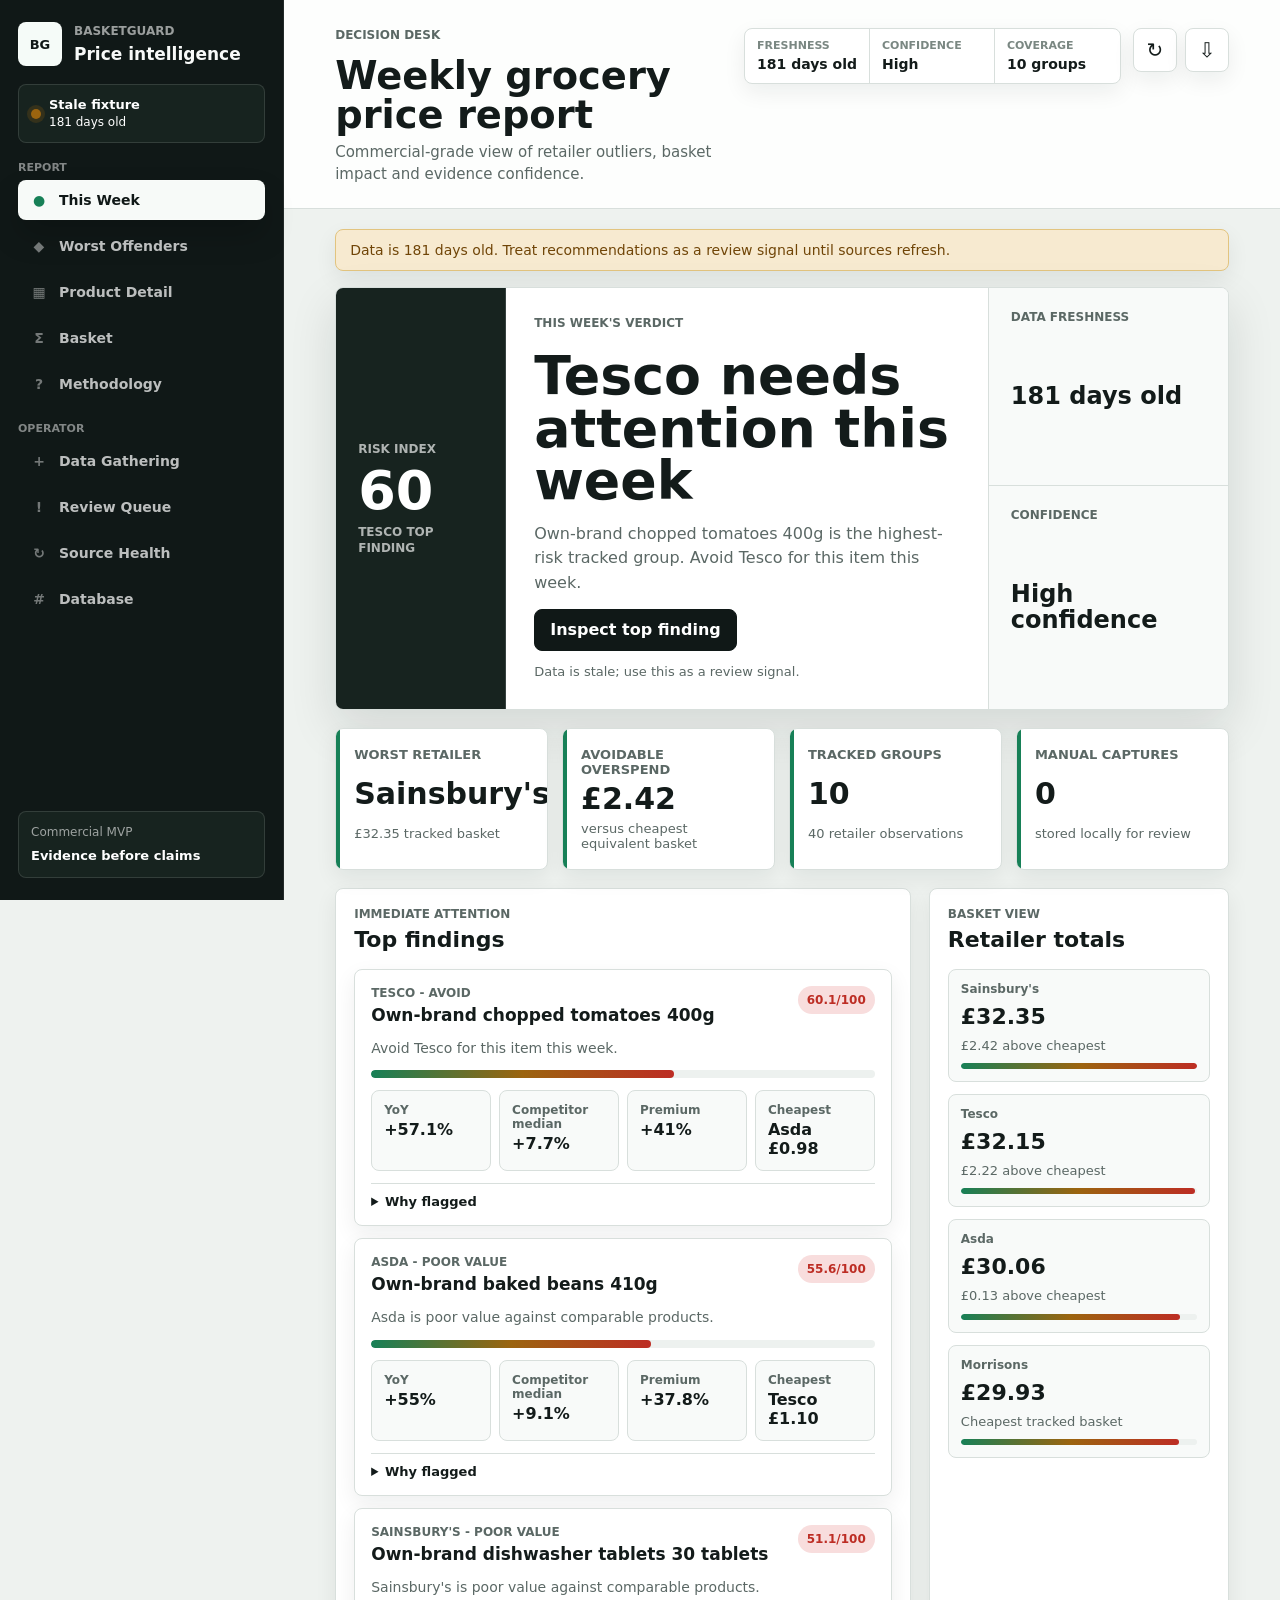
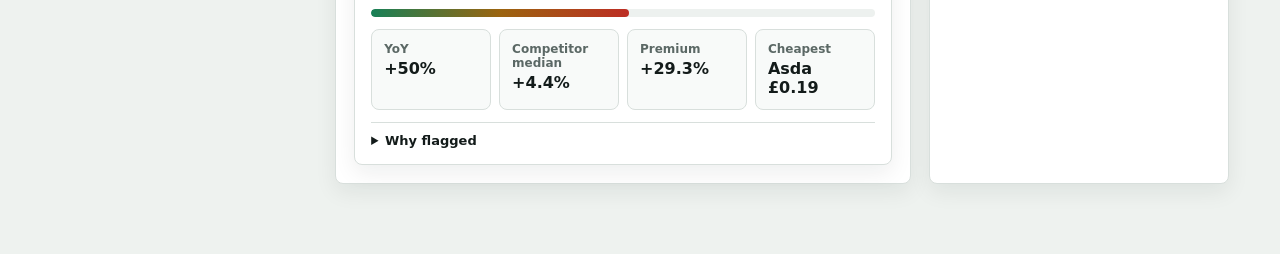
<file: apps/web/index.html>
<!doctype html>
<html lang="en">
  <head>
    <meta charset="utf-8" />
    <meta name="viewport" content="width=device-width, initial-scale=1" />
    <title>BasketGuard</title>
    <link rel="stylesheet" href="./styles.css" />
  </head>
  <body>
    <div class="app-shell">
      <aside class="side-rail" aria-label="BasketGuard navigation">
        <div class="rail-brand">
          <span class="brand-mark" aria-hidden="true">BG</span>
          <div>
            <p class="eyebrow">BasketGuard</p>
            <strong>Price intelligence</strong>
          </div>
        </div>

        <div class="rail-status" aria-label="Current report state">
          <span class="status-dot" aria-hidden="true"></span>
          <div>
            <strong id="railStatusLabel">Fixture report</strong>
            <span id="railStatusDetail">Loading evidence</span>
          </div>
        </div>

        <nav class="nav-shell">
          <div class="nav-group" aria-label="Consumer report views" role="tablist">
            <span class="nav-label">Report</span>
            <button class="tab is-active" type="button" role="tab" data-view="overview" aria-controls="overview" aria-selected="true"><span aria-hidden="true">●</span> This Week</button>
            <button class="tab" type="button" role="tab" data-view="offenders" aria-controls="offenders" aria-selected="false"><span aria-hidden="true">◆</span> Worst Offenders</button>
            <button class="tab" type="button" role="tab" data-view="comparisons" aria-controls="comparisons" aria-selected="false"><span aria-hidden="true">▦</span> Product Detail</button>
            <button class="tab" type="button" role="tab" data-view="basket" aria-controls="basket" aria-selected="false"><span aria-hidden="true">Σ</span> Basket</button>
            <button class="tab" type="button" role="tab" data-view="methodology" aria-controls="methodology" aria-selected="false"><span aria-hidden="true">?</span> Methodology</button>
          </div>
          <div class="nav-group operator-nav" aria-label="Operator views" role="tablist">
            <span class="nav-label">Operator</span>
            <button class="tab" type="button" role="tab" data-view="gathering" aria-controls="gathering" aria-selected="false"><span aria-hidden="true">+</span> Data Gathering</button>
            <button class="tab" type="button" role="tab" data-view="review" aria-controls="review" aria-selected="false"><span aria-hidden="true">!</span> Review Queue</button>
            <button class="tab" type="button" role="tab" data-view="health" aria-controls="health" aria-selected="false"><span aria-hidden="true">↻</span> Source Health</button>
            <button class="tab" type="button" role="tab" data-view="database" aria-controls="database" aria-selected="false"><span aria-hidden="true">#</span> Database</button>
          </div>
        </nav>

        <div class="rail-footer">
          <span>Commercial MVP</span>
          <strong>Evidence before claims</strong>
        </div>
      </aside>

      <div class="workspace">
        <header class="app-header">
          <div class="page-title">
            <p class="eyebrow">Decision desk</p>
            <h1>Weekly grocery price report</h1>
            <p>Commercial-grade view of retailer outliers, basket impact and evidence confidence.</p>
          </div>
          <div class="header-command">
            <div class="header-metrics" aria-label="Report summary">
              <div>
                <span>Freshness</span>
                <strong id="headerFreshness">-</strong>
              </div>
              <div>
                <span>Confidence</span>
                <strong id="headerConfidence">-</strong>
              </div>
              <div>
                <span>Coverage</span>
                <strong id="headerCoverage">-</strong>
              </div>
            </div>
            <div class="header-actions" aria-label="Dashboard actions">
              <button class="icon-button" id="refreshButton" type="button" title="Refresh data" aria-label="Refresh data">
                <span aria-hidden="true">&#8635;</span>
              </button>
              <button
                class="icon-button"
                id="exportButton"
                type="button"
                title="Export manual observations"
                aria-label="Export manual observations"
              >
                <span aria-hidden="true">&#8681;</span>
              </button>
            </div>
          </div>
        </header>

      <main>
        <div id="statusBanner" class="status-banner" role="status"></div>

        <section class="view is-active" id="overview" aria-labelledby="overviewTitle">
          <section class="verdict-panel" aria-labelledby="overviewTitle">
            <div class="risk-gauge" aria-label="Top finding risk score">
              <span class="risk-label">Risk index</span>
              <strong id="riskIndex">-</strong>
              <span id="riskIndexDetail">Loading top finding</span>
            </div>
            <div class="verdict-copy">
              <p class="eyebrow">This week's verdict</p>
              <h2 id="overviewTitle"><span id="weeklyVerdict">Loading report</span></h2>
              <p id="weeklyVerdictDetail" class="lede">Checking the latest fixture-backed price observations.</p>
              <div class="verdict-actions">
                <button class="primary-button" id="inspectTopFindingButton" type="button">Inspect top finding</button>
                <span id="verdictCaveat" class="small-note">Evidence-backed comparison across tracked groups.</span>
              </div>
            </div>
            <div class="verdict-aside" aria-label="Report evidence summary">
              <div>
                <span>Data freshness</span>
                <strong id="dataFreshness">-</strong>
              </div>
              <div>
                <span>Confidence</span>
                <strong id="confidenceBand">-</strong>
              </div>
            </div>
          </section>

          <div class="summary-grid">
            <article class="metric-panel">
              <span class="metric-label">Worst retailer</span>
              <strong id="worstRetailer">-</strong>
              <span id="worstRetailerDetail">-</span>
            </article>
            <article class="metric-panel">
              <span class="metric-label">Avoidable overspend</span>
              <strong id="avoidableOverspend">-</strong>
              <span>versus cheapest equivalent basket</span>
            </article>
            <article class="metric-panel">
              <span class="metric-label">Tracked groups</span>
              <strong id="trackedGroups">-</strong>
              <span id="observationCoverage">-</span>
            </article>
            <article class="metric-panel">
              <span class="metric-label">Manual captures</span>
              <strong id="manualCaptureCount">0</strong>
              <span>stored locally for review</span>
            </article>
          </div>

          <div class="content-grid">
            <section class="panel large-panel" aria-labelledby="topFindingsTitle">
              <div class="panel-heading">
                <div>
                  <p class="eyebrow">Immediate attention</p>
                  <h2 id="topFindingsTitle">Top findings</h2>
                </div>
              </div>
              <div id="topFindingsList" class="offender-list"></div>
            </section>

            <aside class="panel" aria-labelledby="retailerTitle">
              <div class="panel-heading">
                <div>
                  <p class="eyebrow">Basket view</p>
                  <h2 id="retailerTitle">Retailer totals</h2>
                </div>
              </div>
              <div id="retailerTotals" class="retailer-totals"></div>
            </aside>
          </div>
        </section>

        <section class="view" id="offenders" aria-labelledby="offendersTitle">
          <section class="panel">
            <div class="panel-heading">
              <div>
                <p class="eyebrow">Ranked findings</p>
                <h2 id="offendersTitle">Worst offenders</h2>
              </div>
              <label class="compact-field">
                <span>Retailer</span>
                <select id="retailerFilter" aria-label="Filter retailer">
                  <option value="all">All retailers</option>
                </select>
              </label>
            </div>
            <div id="offenderList" class="offender-list"></div>
          </section>
        </section>

        <section class="view" id="comparisons" aria-labelledby="comparisonTitle">
          <section class="panel">
            <div class="panel-heading">
              <div>
                <p class="eyebrow">Equivalent products</p>
                <h2 id="comparisonTitle">Product detail</h2>
              </div>
              <label class="compact-field">
                <span>Product group</span>
                <select id="groupSelect" aria-label="Choose product group"></select>
              </label>
            </div>
            <div class="comparison-split">
              <div class="detail-stack">
                <div id="groupSummary" class="detail-summary"></div>
                <div id="groupEvidence" class="evidence-stack"></div>
              </div>
              <div class="table-wrap">
                <table>
                  <thead>
                    <tr>
                      <th>Retailer</th>
                      <th>Product</th>
                      <th>Shelf</th>
                      <th>Pack</th>
                      <th>Unit</th>
                      <th>Loyalty</th>
                      <th>YoY</th>
                      <th>Premium</th>
                      <th>Score</th>
                      <th>Verdict</th>
                    </tr>
                  </thead>
                  <tbody id="comparisonRows"></tbody>
                </table>
              </div>
            </div>
          </section>
        </section>

        <section class="view" id="basket" aria-labelledby="basketTitle">
          <div class="content-grid">
            <section class="panel large-panel">
              <div class="panel-heading">
                <div>
                  <p class="eyebrow">Tracked basket</p>
                  <h2 id="basketTitle">Basket comparison</h2>
                </div>
              </div>
              <div id="basketRoute" class="route-stack"></div>
              <div class="table-wrap compact-table">
                <table>
                  <thead>
                    <tr>
                      <th>Retailer</th>
                      <th>Coverage</th>
                      <th>Missing groups</th>
                      <th>Basket total</th>
                      <th>Caveat</th>
                    </tr>
                  </thead>
                  <tbody id="basketCoverageRows"></tbody>
                </table>
              </div>
            </section>
            <aside class="panel">
              <div class="panel-heading">
                <div>
                  <p class="eyebrow">Retailer totals</p>
                  <h2>All retailers</h2>
                </div>
              </div>
              <div id="basketRetailerTotals" class="retailer-totals"></div>
            </aside>
          </div>
        </section>

        <section class="view" id="methodology" aria-labelledby="methodologyTitle">
          <section class="panel">
            <div class="panel-heading">
              <div>
                <p class="eyebrow">Trust model</p>
                <h2 id="methodologyTitle">Methodology</h2>
              </div>
            </div>
            <div class="method-grid">
              <article class="method-card">
                <strong>Comparable products first</strong>
                <p>BasketGuard compares products inside defined equivalence groups, not broad supermarket categories.</p>
              </article>
              <article class="method-card">
                <strong>Unit price is the anchor</strong>
                <p>Shelf price, pack size and unit basis stay visible so large packs and loyalty pricing do not hide the comparison.</p>
              </article>
              <article class="method-card">
                <strong>Scores need evidence</strong>
                <p>Offender scores combine retailer-specific movement and current premium, then show the evidence behind the verdict.</p>
              </article>
              <article class="method-card">
                <strong>Caveats stay visible</strong>
                <p>Missing, stale or low-confidence data should reduce certainty instead of becoming a stronger claim.</p>
              </article>
            </div>
          </section>
        </section>

        <section class="view" id="gathering" aria-labelledby="gatheringTitle">
          <div class="content-grid">
            <section class="panel large-panel">
              <div class="panel-heading">
                <div>
                  <p class="eyebrow">Manual capture</p>
                  <h2 id="gatheringTitle">New price observation</h2>
                </div>
                <span class="status-pill info">Local draft</span>
              </div>
              <form id="captureForm" class="capture-form">
                <label>
                  Retailer
                  <select name="retailer" required></select>
                </label>
                <label>
                  Product group
                  <select name="groupSlug" required></select>
                </label>
                <label class="span-2">
                  Product name
                  <input name="productName" type="text" required placeholder="Tesco Chopped Tomatoes 400G" />
                </label>
                <label>
                  Shelf price
                  <input name="shelfPrice" type="number" min="0" step="0.01" required placeholder="0.55" />
                </label>
                <label>
                  Loyalty price
                  <input name="loyaltyPrice" type="number" min="0" step="0.01" placeholder="0.50" />
                </label>
                <label>
                  Unit price
                  <input name="unitPrice" type="number" min="0" step="0.0001" required placeholder="1.375" />
                </label>
                <label>
                  Unit basis
                  <select name="unitBasis" required>
                    <option value="kg">kg</option>
                    <option value="litre">litre</option>
                    <option value="roll">roll</option>
                    <option value="wash">wash</option>
                    <option value="tablet">tablet</option>
                  </select>
                </label>
                <label>
                  Pack size value
                  <input name="packSizeValue" type="number" min="0" step="0.0001" required placeholder="400" />
                </label>
                <label>
                  Pack size unit
                  <input name="packSizeUnit" type="text" required placeholder="g" />
                </label>
                <label>
                  External product ID
                  <input name="externalProductId" type="text" placeholder="123456789" />
                </label>
                <label>
                  Postcode context
                  <input name="postcodeContext" type="text" placeholder="SW London" />
                </label>
                <label class="span-2">
                  Product URL
                  <input name="url" type="url" placeholder="https://www.example.com/product" />
                </label>
                <label class="span-2">
                  Promotion text
                  <input name="promotionText" type="text" placeholder="Clubcard price, Nectar price, rollback" />
                </label>
                <div class="form-actions span-2">
                  <button class="primary-button" type="submit">Add observation</button>
                  <button class="secondary-button" id="clearFormButton" type="button">Clear</button>
                </div>
              </form>
            </section>

            <aside class="panel">
              <div class="panel-heading">
                <div>
                  <p class="eyebrow">Collection queue</p>
                  <h2>Capture status</h2>
                </div>
              </div>
              <div id="captureSummary" class="capture-summary"></div>
              <textarea id="exportPreview" readonly aria-label="Manual observation export"></textarea>
            </aside>
          </div>

          <section class="panel">
            <div class="panel-heading">
              <div>
                <p class="eyebrow">Stored drafts</p>
                <h2>Manual observations</h2>
              </div>
              <button class="secondary-button danger" id="clearCapturesButton" type="button">Clear drafts</button>
            </div>
            <div id="manualObservationList" class="manual-list"></div>
          </section>
        </section>

        <section class="view" id="review" aria-labelledby="reviewTitle">
          <section class="panel">
            <div class="panel-heading">
              <div>
                <p class="eyebrow">Quality control</p>
                <h2 id="reviewTitle">Review queue</h2>
              </div>
              <span class="status-pill normal">Fixture mode</span>
            </div>
            <div id="reviewQueueSummary" class="method-grid"></div>
          </section>
        </section>

        <section class="view" id="health" aria-labelledby="healthTitle">
          <section class="panel">
            <div class="panel-heading">
              <div>
                <p class="eyebrow">Source operations</p>
                <h2 id="healthTitle">Source health</h2>
              </div>
              <span id="sourceHealthStatus" class="status-pill info">Fixture-backed</span>
            </div>
            <div id="sourceHealthGrid" class="method-grid"></div>
          </section>
        </section>

        <section class="view" id="database" aria-labelledby="databaseTitle">
          <section class="panel">
            <div class="panel-heading">
              <div>
                <p class="eyebrow">PostgreSQL model</p>
                <h2 id="databaseTitle">Data gathering database</h2>
              </div>
            </div>
            <div class="schema-grid" id="schemaGrid"></div>
          </section>
        </section>
      </main>
      </div>
    </div>

    <template id="offenderTemplate">
      <article class="offender-card">
        <div class="offender-title-row">
          <div>
            <span class="offender-retailer"></span>
            <strong class="offender-title"></strong>
          </div>
          <span class="score-pill"></span>
        </div>
        <p class="offender-meta"></p>
        <div class="score-bar" aria-hidden="true"><span></span></div>
        <dl class="evidence-line"></dl>
        <details class="why-flagged">
          <summary>Why flagged</summary>
          <ul></ul>
        </details>
      </article>
    </template>

    <script src="./app.js"></script>
  </body>
</html>
</file>
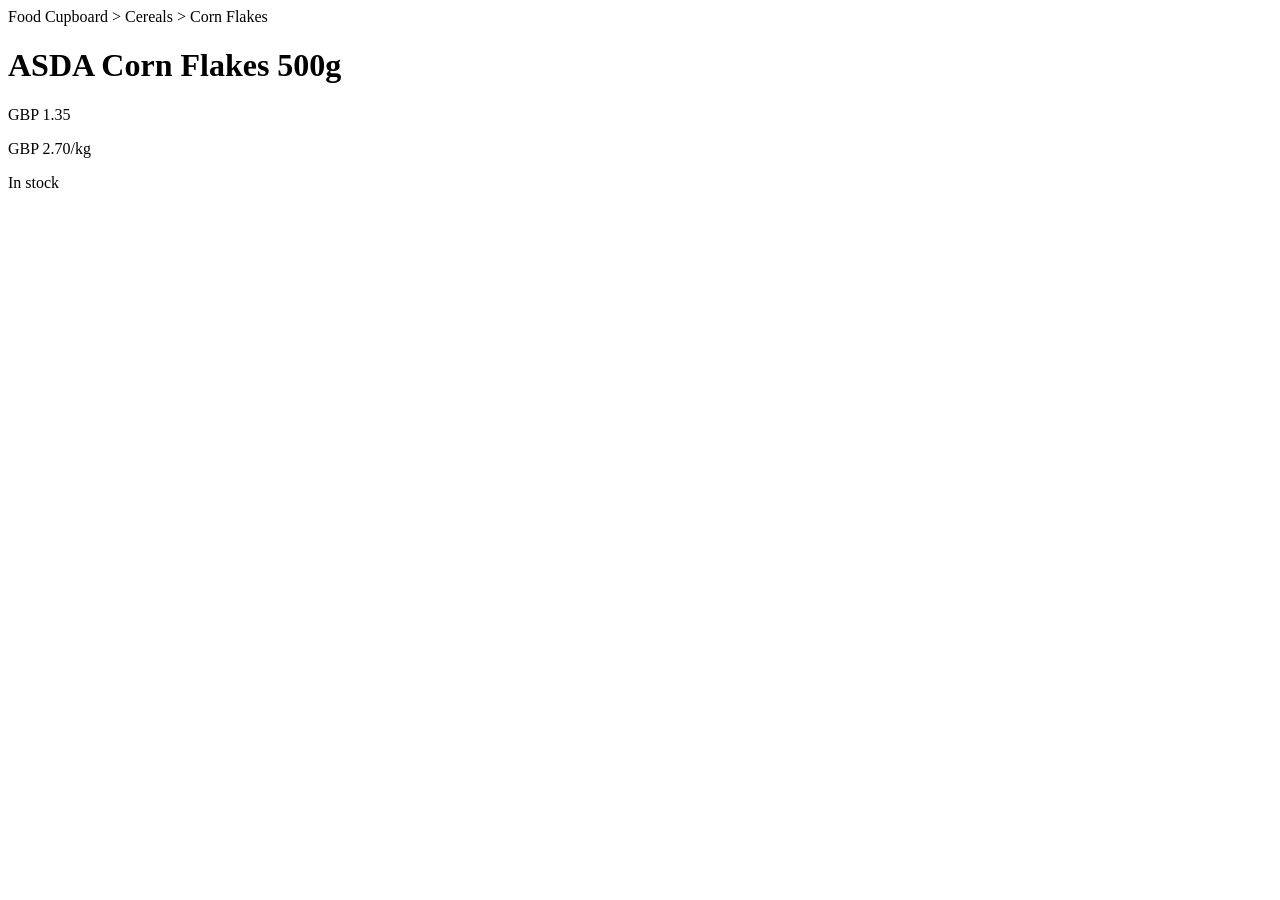
<file: services/ingestion/fixtures/asda_cornflakes.html>
<!doctype html>
<html lang="en">
  <head>
    <meta property="og:title" content="ASDA Corn Flakes 500g" />
    <script type="application/ld+json">
      {
        "@context": "https://schema.org",
        "@type": "Product",
        "name": "ASDA Corn Flakes 500g",
        "sku": "100038316",
        "offers": {
          "@type": "Offer",
          "price": "1.35",
          "priceCurrency": "GBP",
          "availability": "https://schema.org/InStock"
        }
      }
    </script>
  </head>
  <body>
    <nav data-testid="breadcrumb">Food Cupboard &gt; Cereals &gt; Corn Flakes</nav>
    <h1 data-testid="product-title">ASDA Corn Flakes 500g</h1>
    <p data-testid="price">GBP 1.35</p>
    <p data-testid="unit-price">GBP 2.70/kg</p>
    <p data-testid="availability">In stock</p>
  </body>
</html>
</file>
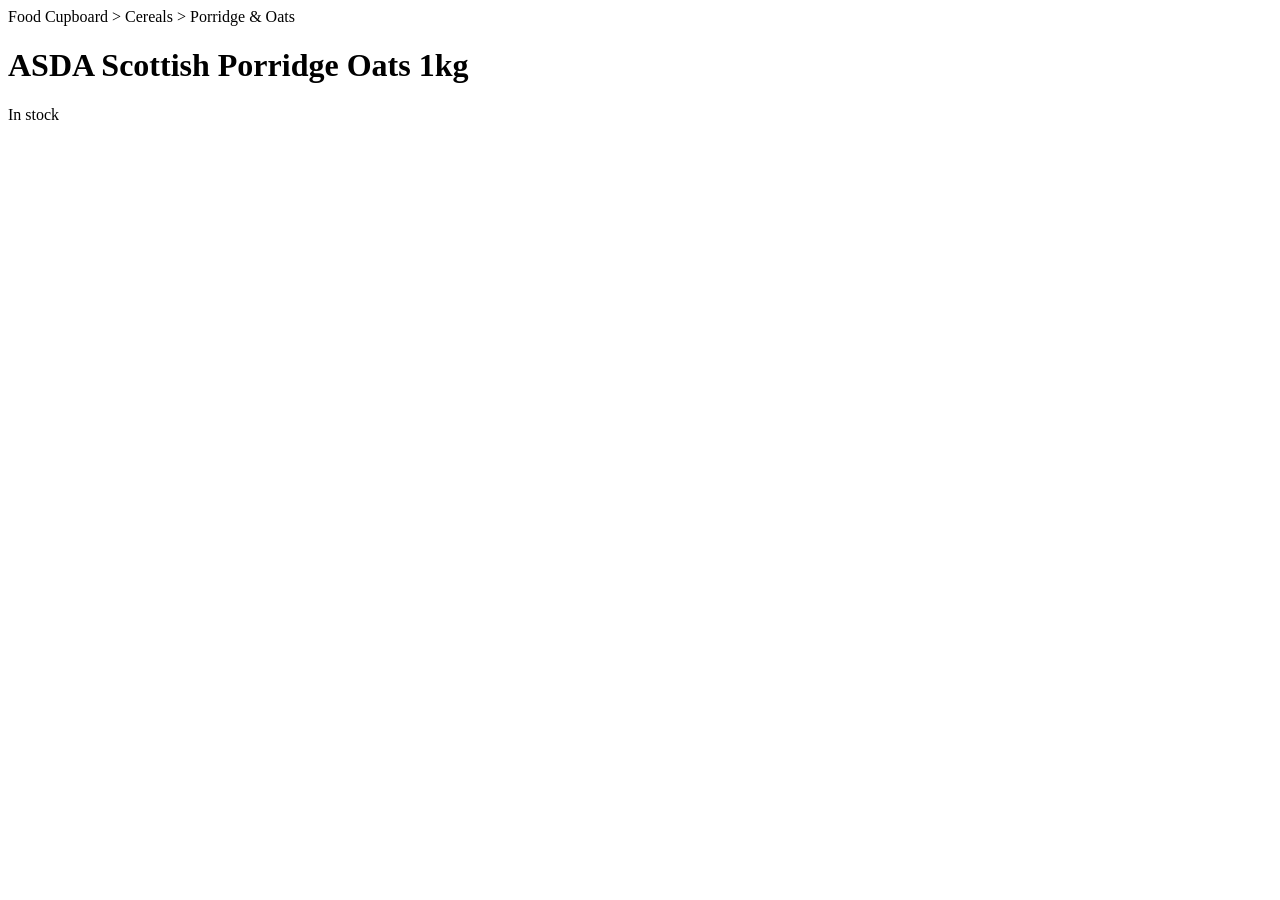
<file: services/ingestion/fixtures/asda_porridge_oats_missing_price.html>
<!doctype html>
<html lang="en">
  <head>
    <meta property="og:title" content="ASDA Scottish Porridge Oats 1kg" />
    <script type="application/ld+json">
      {
        "@context": "https://schema.org",
        "@type": "Product",
        "name": "ASDA Scottish Porridge Oats 1kg",
        "sku": "910000448632"
      }
    </script>
  </head>
  <body>
    <nav data-testid="breadcrumb">Food Cupboard &gt; Cereals &gt; Porridge &amp; Oats</nav>
    <h1 data-testid="product-title">ASDA Scottish Porridge Oats 1kg</h1>
    <p data-testid="availability">In stock</p>
  </body>
</html>
</file>
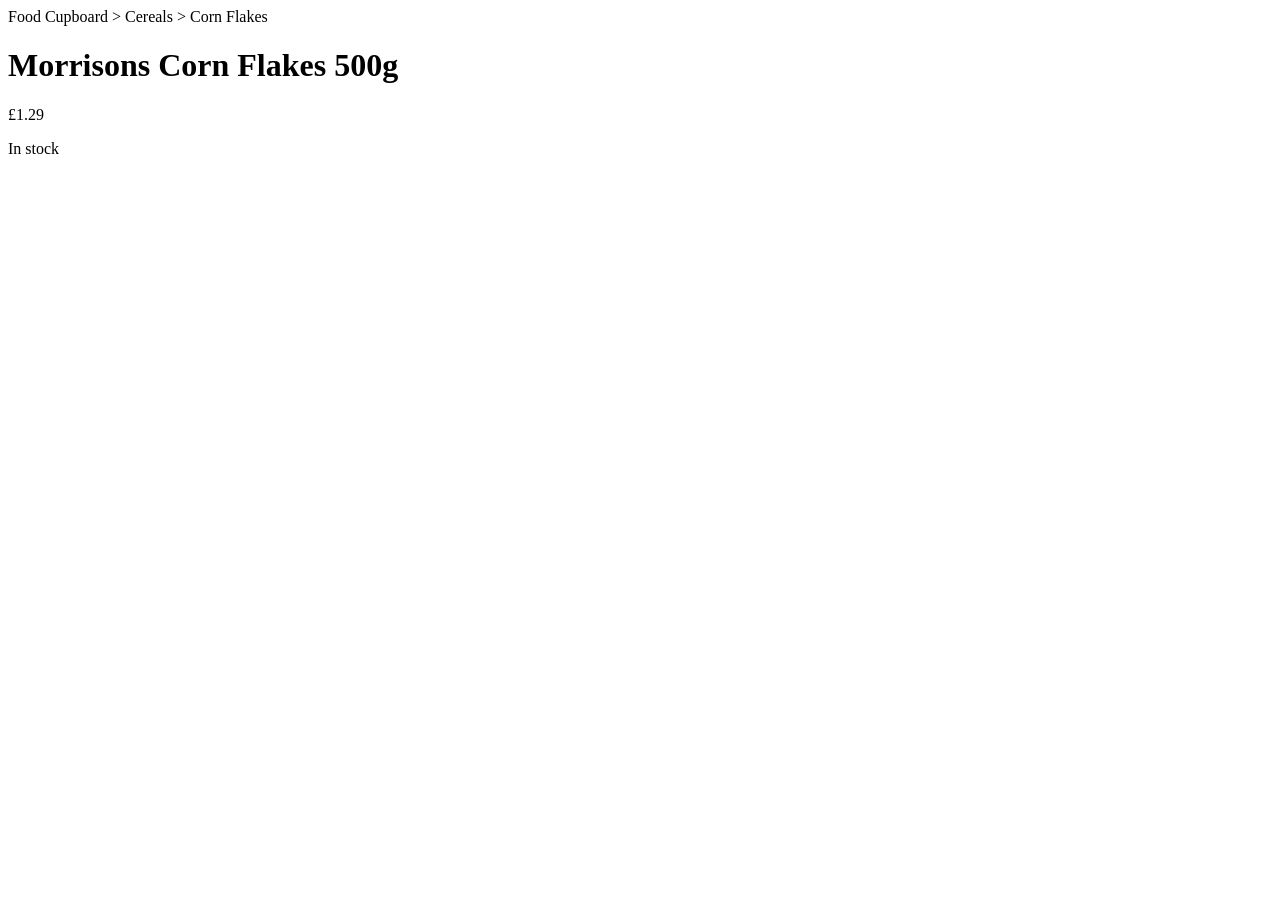
<file: services/ingestion/fixtures/morrisons_cornflakes_missing_unit_price.html>
<!doctype html>
<html lang="en">
  <head>
    <meta property="og:title" content="Morrisons Corn Flakes 500g" />
    <script type="application/ld+json">
      {
        "@context": "https://schema.org",
        "@type": "Product",
        "name": "Morrisons Corn Flakes 500g",
        "sku": "268900122",
        "offers": {
          "@type": "Offer",
          "price": "1.29",
          "priceCurrency": "GBP",
          "availability": "https://schema.org/InStock"
        }
      }
    </script>
  </head>
  <body>
    <nav data-testid="breadcrumb">Food Cupboard &gt; Cereals &gt; Corn Flakes</nav>
    <h1 data-testid="product-title">Morrisons Corn Flakes 500g</h1>
    <p data-testid="price">£1.29</p>
    <p data-testid="availability">In stock</p>
  </body>
</html>
</file>
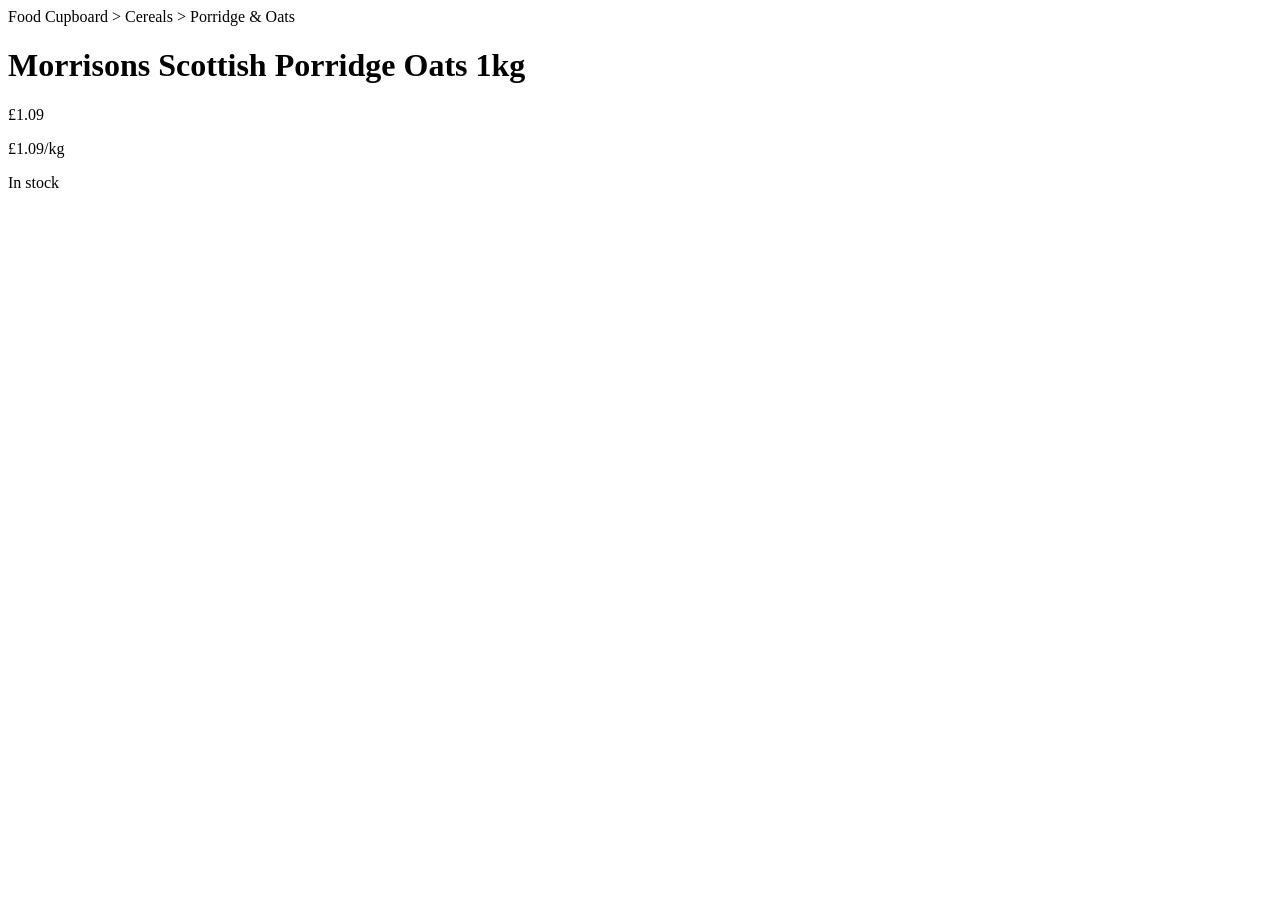
<file: services/ingestion/fixtures/morrisons_porridge_oats.html>
<!doctype html>
<html lang="en">
  <head>
    <meta property="og:title" content="Morrisons Scottish Porridge Oats 1kg" />
    <script type="application/ld+json">
      {
        "@context": "https://schema.org",
        "@type": "Product",
        "name": "Morrisons Scottish Porridge Oats 1kg",
        "sku": "268703011",
        "offers": {
          "@type": "Offer",
          "price": "1.09",
          "priceCurrency": "GBP",
          "availability": "https://schema.org/InStock"
        }
      }
    </script>
  </head>
  <body>
    <nav data-testid="breadcrumb">Food Cupboard &gt; Cereals &gt; Porridge &amp; Oats</nav>
    <h1 data-testid="product-title">Morrisons Scottish Porridge Oats 1kg</h1>
    <p data-testid="price">£1.09</p>
    <p data-testid="unit-price">£1.09/kg</p>
    <p data-testid="availability">In stock</p>
  </body>
</html>
</file>
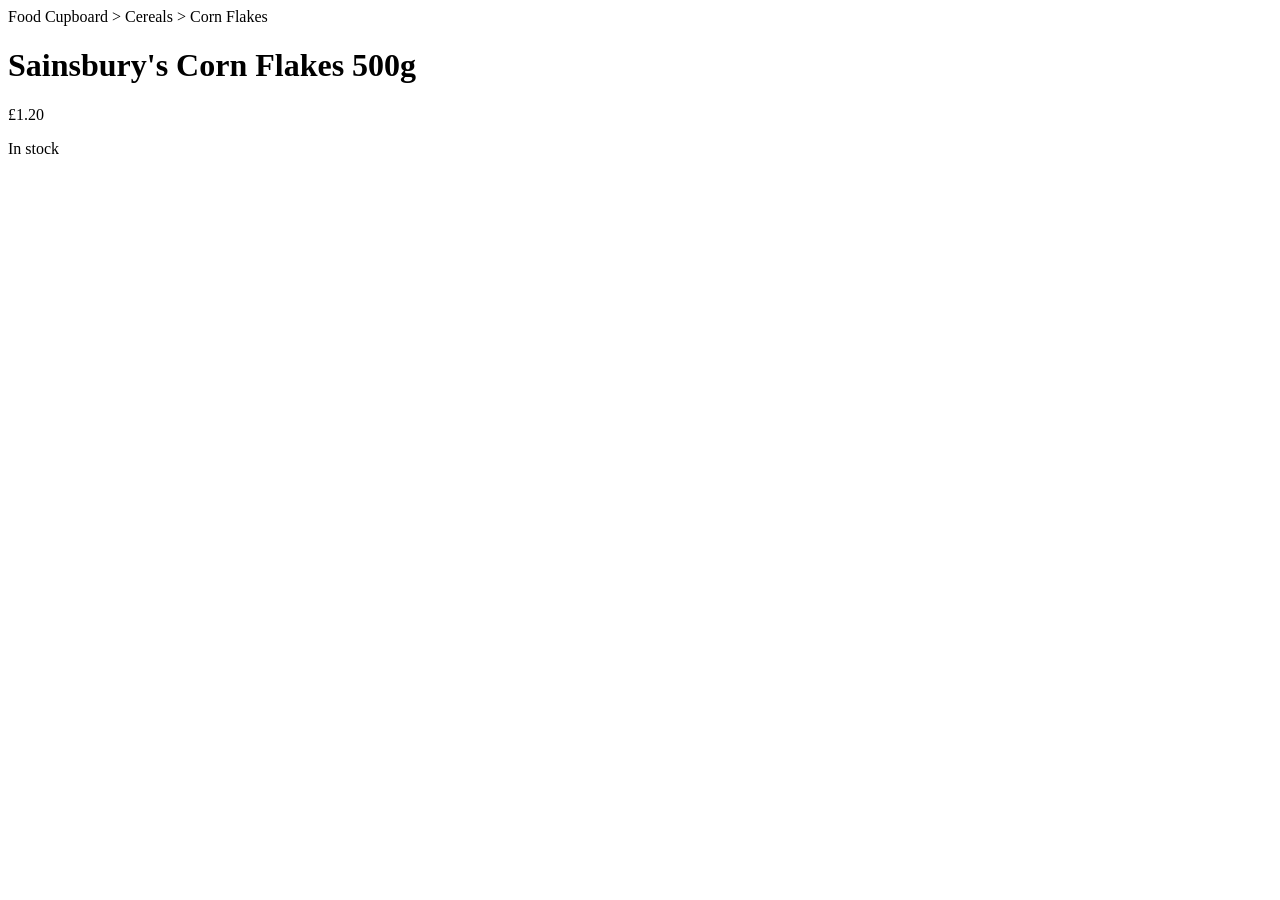
<file: services/ingestion/fixtures/sainsburys_cornflakes_missing_unit_price.html>
<!doctype html>
<html lang="en">
  <head>
    <meta property="og:title" content="Sainsbury's Corn Flakes 500g" />
    <script type="application/ld+json">
      {
        "@context": "https://schema.org",
        "@type": "Product",
        "name": "Sainsbury's Corn Flakes 500g",
        "sku": "1133402",
        "offers": {
          "@type": "Offer",
          "price": "1.20",
          "priceCurrency": "GBP",
          "availability": "https://schema.org/InStock"
        }
      }
    </script>
  </head>
  <body>
    <nav data-testid="breadcrumb">Food Cupboard &gt; Cereals &gt; Corn Flakes</nav>
    <h1 data-testid="product-title">Sainsbury's Corn Flakes 500g</h1>
    <p data-testid="price">£1.20</p>
    <p data-testid="availability">In stock</p>
  </body>
</html>
</file>
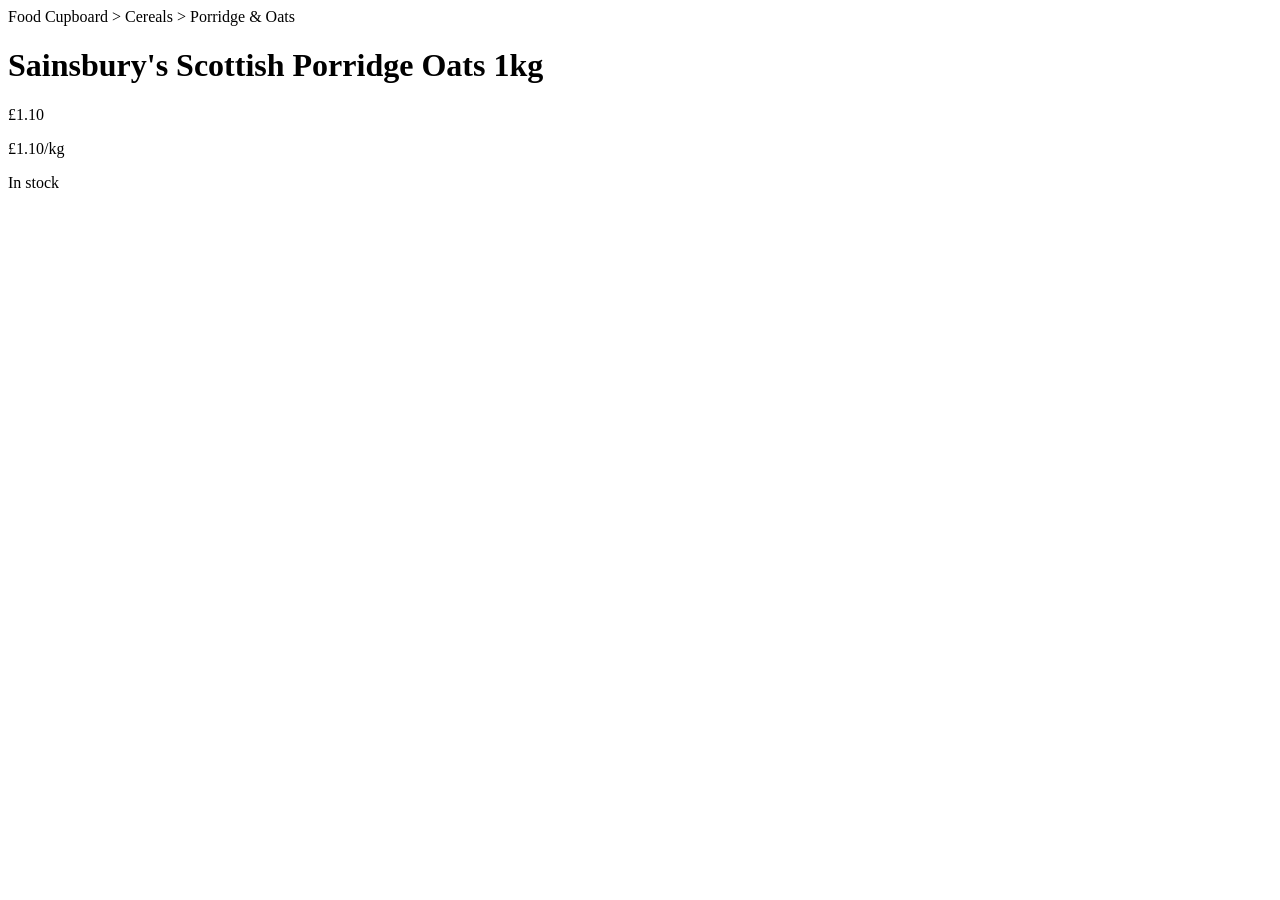
<file: services/ingestion/fixtures/sainsburys_porridge_oats.html>
<!doctype html>
<html lang="en">
  <head>
    <meta property="og:title" content="Sainsbury's Scottish Porridge Oats 1kg" />
    <script type="application/ld+json">
      {
        "@context": "https://schema.org",
        "@type": "Product",
        "name": "Sainsbury's Scottish Porridge Oats 1kg",
        "sku": "7995502",
        "offers": {
          "@type": "Offer",
          "price": "1.10",
          "priceCurrency": "GBP",
          "availability": "https://schema.org/InStock"
        }
      }
    </script>
  </head>
  <body>
    <nav data-testid="breadcrumb">Food Cupboard &gt; Cereals &gt; Porridge &amp; Oats</nav>
    <h1 data-testid="product-title">Sainsbury's Scottish Porridge Oats 1kg</h1>
    <p data-testid="price">£1.10</p>
    <p data-testid="unit-price">£1.10/kg</p>
    <p data-testid="availability">In stock</p>
  </body>
</html>
</file>
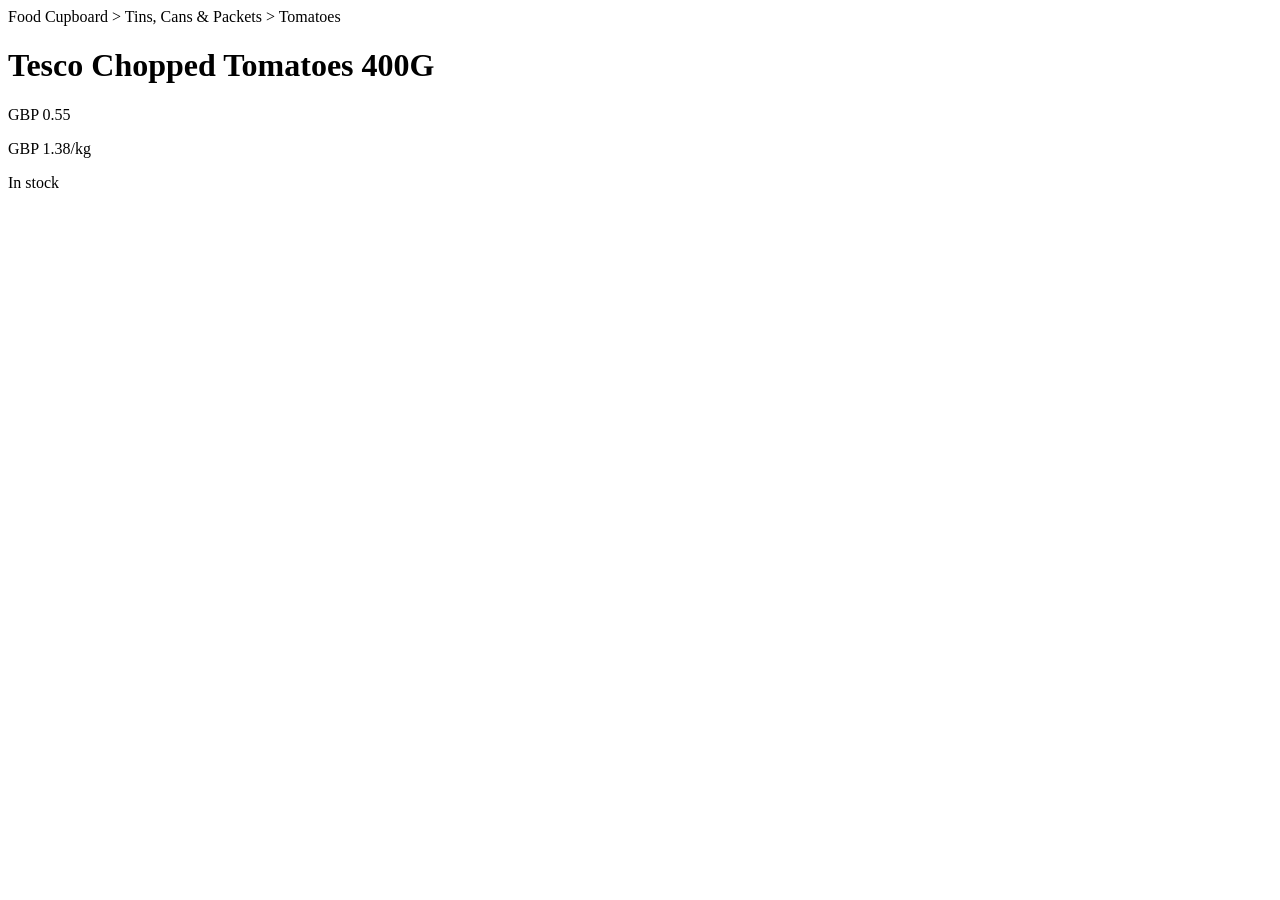
<file: services/ingestion/fixtures/tesco_chopped_tomatoes.html>
<!doctype html>
<html lang="en">
  <head>
    <meta property="og:title" content="Tesco Chopped Tomatoes 400G" />
    <script type="application/ld+json">
      {
        "@context": "https://schema.org",
        "@type": "Product",
        "name": "Tesco Chopped Tomatoes 400G",
        "productId": "254879001",
        "offers": {
          "@type": "Offer",
          "price": "0.55",
          "priceCurrency": "GBP",
          "availability": "https://schema.org/InStock"
        }
      }
    </script>
  </head>
  <body>
    <nav data-testid="breadcrumb">Food Cupboard &gt; Tins, Cans &amp; Packets &gt; Tomatoes</nav>
    <h1 data-testid="product-title">Tesco Chopped Tomatoes 400G</h1>
    <p data-testid="price">GBP 0.55</p>
    <p data-testid="unit-price">GBP 1.38/kg</p>
    <p data-testid="availability">In stock</p>
  </body>
</html>
</file>
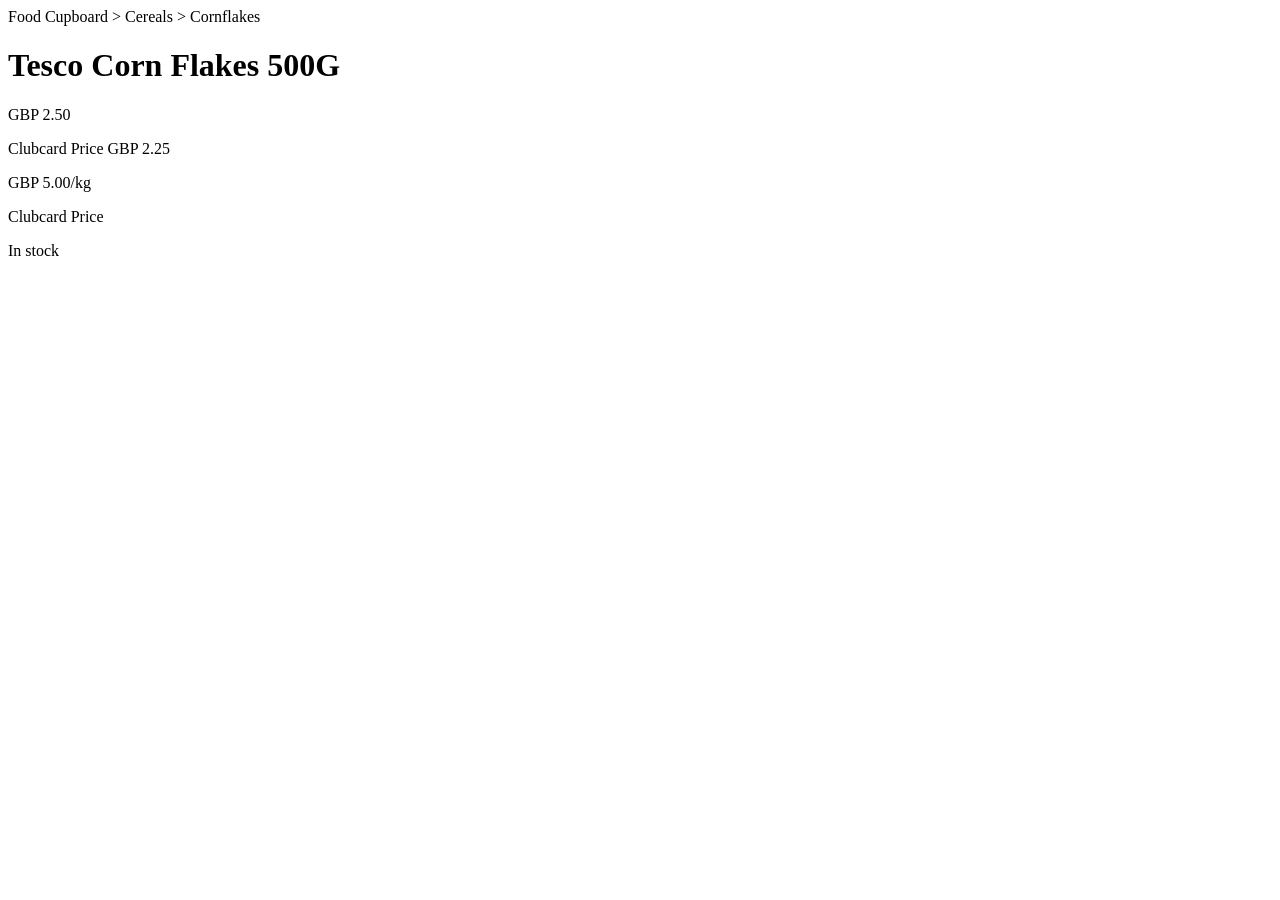
<file: services/ingestion/fixtures/tesco_clubcard_cornflakes.html>
<!doctype html>
<html lang="en">
  <head>
    <meta property="og:title" content="Tesco Corn Flakes 500G" />
    <script type="application/ld+json">
      {
        "@context": "https://schema.org",
        "@type": "Product",
        "name": "Tesco Corn Flakes 500G",
        "productId": "303030001",
        "offers": {
          "@type": "Offer",
          "price": "2.50",
          "priceCurrency": "GBP",
          "availability": "https://schema.org/InStock"
        }
      }
    </script>
  </head>
  <body>
    <nav data-testid="breadcrumb">Food Cupboard &gt; Cereals &gt; Cornflakes</nav>
    <h1 data-testid="product-title">Tesco Corn Flakes 500G</h1>
    <p data-testid="price">GBP 2.50</p>
    <p data-testid="clubcard-price">Clubcard Price GBP 2.25</p>
    <p data-testid="unit-price">GBP 5.00/kg</p>
    <p data-testid="promotion-text">Clubcard Price</p>
    <p data-testid="availability">In stock</p>
  </body>
</html>
</file>
<file: apps/web/styles.css>
:root {
  --bg: #eef2ef;
  --rail: #101817;
  --rail-2: #17231f;
  --surface: #ffffff;
  --surface-raised: #f8faf9;
  --surface-muted: #edf1ef;
  --ink: #131b1a;
  --muted: #5b6865;
  --soft: #7a8782;
  --line: #d8dfdc;
  --line-strong: #b9c5c0;
  --green: #178057;
  --green-soft: #ddf2e8;
  --red: #bd2d24;
  --red-soft: #f8dddd;
  --amber: #9b640f;
  --amber-soft: #f7ead0;
  --blue: #206f92;
  --blue-soft: #dbeef5;
  --violet: #5b5aa8;
  --violet-soft: #e7e6f6;
  --focus: #111827;
  --shadow-sm: 0 8px 22px rgba(18, 27, 26, 0.07);
  --shadow-md: 0 18px 48px rgba(18, 27, 26, 0.12);
  --radius: 8px;
  font-family:
    Inter, ui-sans-serif, system-ui, -apple-system, BlinkMacSystemFont, "Segoe UI",
    sans-serif;
}

* {
  box-sizing: border-box;
}

body {
  margin: 0;
  min-width: 320px;
  background: var(--bg);
  color: var(--ink);
}

button,
input,
select,
textarea {
  font: inherit;
}

button {
  cursor: pointer;
}

button:disabled {
  cursor: not-allowed;
  opacity: 0.62;
}

button:focus-visible,
input:focus-visible,
select:focus-visible,
textarea:focus-visible,
summary:focus-visible {
  outline: 3px solid rgba(17, 24, 39, 0.25);
  outline-offset: 2px;
}

h1,
h2,
h3,
p {
  margin: 0;
}

h1 {
  font-size: clamp(28px, 3vw, 42px);
  line-height: 1.02;
  letter-spacing: 0;
}

h2 {
  font-size: 22px;
  line-height: 1.18;
  letter-spacing: 0;
}

h3 {
  font-size: 16px;
  line-height: 1.3;
  letter-spacing: 0;
}

.app-shell {
  display: grid;
  grid-template-columns: 284px minmax(0, 1fr);
  min-height: 100vh;
}

.side-rail {
  position: sticky;
  top: 0;
  display: grid;
  grid-template-rows: auto auto 1fr auto;
  gap: 18px;
  height: 100vh;
  padding: 22px 18px;
  border-right: 1px solid rgba(255, 255, 255, 0.08);
  background: var(--rail);
  color: white;
}

.rail-brand {
  display: flex;
  align-items: center;
  gap: 12px;
  min-width: 0;
}

.brand-mark {
  display: inline-flex;
  align-items: center;
  justify-content: center;
  flex: 0 0 auto;
  width: 44px;
  height: 44px;
  border: 1px solid rgba(255, 255, 255, 0.16);
  border-radius: var(--radius);
  background: #f5fbf8;
  color: var(--rail);
  font-size: 13px;
  font-weight: 900;
  letter-spacing: 0;
}

.rail-brand strong {
  display: block;
  overflow: hidden;
  color: #f8faf9;
  font-size: 17px;
  line-height: 1.2;
  text-overflow: ellipsis;
  white-space: nowrap;
}

.eyebrow {
  margin-bottom: 6px;
  color: var(--muted);
  font-size: 12px;
  font-weight: 850;
  letter-spacing: 0;
  text-transform: uppercase;
}

.side-rail .eyebrow,
.rail-footer span {
  color: rgba(255, 255, 255, 0.58);
}

.rail-status,
.rail-footer {
  display: grid;
  gap: 8px;
  border: 1px solid rgba(255, 255, 255, 0.12);
  border-radius: var(--radius);
  background: var(--rail-2);
  padding: 12px;
}

.rail-status {
  grid-template-columns: auto minmax(0, 1fr);
  align-items: center;
}

.rail-status strong,
.rail-footer strong {
  display: block;
  font-size: 13px;
  line-height: 1.3;
}

.rail-status span:not(.status-dot),
.rail-footer span {
  display: block;
  font-size: 12px;
  line-height: 1.35;
}

.status-dot {
  width: 10px;
  height: 10px;
  border-radius: 999px;
  background: var(--green);
  box-shadow: 0 0 0 4px rgba(23, 128, 87, 0.22);
}

.status-dot[data-tone="warning"] {
  background: var(--amber);
  box-shadow: 0 0 0 4px rgba(155, 100, 15, 0.22);
}

.status-dot[data-tone="error"] {
  background: var(--red);
  box-shadow: 0 0 0 4px rgba(189, 45, 36, 0.2);
}

.nav-shell {
  display: grid;
  align-content: start;
  gap: 18px;
  min-width: 0;
  padding: 0;
}

.nav-group {
  display: grid;
  gap: 6px;
  min-width: 0;
}

.nav-label {
  color: rgba(255, 255, 255, 0.48);
  font-size: 11px;
  font-weight: 850;
  letter-spacing: 0;
  text-transform: uppercase;
}

.tab {
  display: flex;
  align-items: center;
  gap: 10px;
  width: 100%;
  min-height: 40px;
  padding: 0 10px;
  border: 1px solid transparent;
  border-radius: var(--radius);
  background: transparent;
  color: rgba(255, 255, 255, 0.72);
  font-size: 14px;
  font-weight: 780;
  text-align: left;
  white-space: nowrap;
}

.tab span {
  display: inline-flex;
  align-items: center;
  justify-content: center;
  width: 20px;
  color: rgba(255, 255, 255, 0.42);
}

.tab:hover {
  border-color: rgba(255, 255, 255, 0.12);
  background: rgba(255, 255, 255, 0.05);
  color: white;
}

.tab.is-active {
  border-color: rgba(255, 255, 255, 0.18);
  background: #f7faf8;
  color: var(--rail);
  box-shadow: 0 16px 30px rgba(0, 0, 0, 0.18);
}

.tab.is-active span {
  color: var(--green);
}

.workspace {
  min-width: 0;
}

.app-header {
  display: flex;
  align-items: flex-start;
  justify-content: space-between;
  gap: 24px;
  padding: 28px clamp(18px, 4vw, 54px) 22px;
  border-bottom: 1px solid var(--line);
  background: rgba(255, 255, 255, 0.9);
}

.page-title {
  display: grid;
  gap: 8px;
  min-width: 0;
}

.page-title p:last-child {
  max-width: 720px;
  color: var(--muted);
  font-size: 15px;
  line-height: 1.45;
}

.header-command {
  display: flex;
  align-items: stretch;
  flex: 0 0 auto;
  gap: 12px;
}

.header-metrics {
  display: grid;
  grid-template-columns: repeat(3, minmax(108px, 1fr));
  overflow: hidden;
  border: 1px solid var(--line);
  border-radius: var(--radius);
  background: var(--surface);
  box-shadow: var(--shadow-sm);
}

.header-metrics div {
  display: grid;
  gap: 4px;
  min-height: 54px;
  padding: 10px 12px;
  border-right: 1px solid var(--line);
}

.header-metrics div:last-child {
  border-right: 0;
}

.header-metrics span {
  color: var(--soft);
  font-size: 11px;
  font-weight: 850;
  letter-spacing: 0;
  text-transform: uppercase;
}

.header-metrics strong {
  font-size: 14px;
  line-height: 1.15;
}

.header-actions {
  display: flex;
  flex: 0 0 auto;
  gap: 8px;
}

.icon-button {
  display: inline-flex;
  align-items: center;
  justify-content: center;
  width: 44px;
  height: 44px;
  border: 1px solid var(--line);
  border-radius: var(--radius);
  background: var(--surface);
  color: var(--ink);
  font-size: 20px;
  line-height: 1;
  box-shadow: var(--shadow-sm);
}

.icon-button:hover,
.secondary-button:hover {
  border-color: var(--line-strong);
  background: var(--surface-raised);
}

main {
  padding: 20px clamp(18px, 4vw, 54px) 52px;
}

.view {
  display: none;
}

.view.is-active {
  display: block;
}

.status-banner {
  display: none;
  margin-bottom: 16px;
  border: 1px solid var(--line);
  border-radius: var(--radius);
  padding: 12px 14px;
  background: var(--surface);
  color: var(--muted);
  font-size: 14px;
  box-shadow: var(--shadow-sm);
}

.status-banner.is-visible {
  display: block;
}

.status-banner.warning {
  border-color: #e2c47f;
  background: var(--amber-soft);
  color: #704507;
}

.status-banner.error {
  border-color: #e6aaa6;
  background: var(--red-soft);
  color: #7f1d16;
}

.verdict-panel {
  display: grid;
  grid-template-columns: 170px minmax(0, 1fr) minmax(240px, 0.32fr);
  overflow: hidden;
  margin-bottom: 18px;
  border: 1px solid var(--line);
  border-radius: var(--radius);
  background: var(--surface);
  box-shadow: var(--shadow-md);
}

.risk-gauge {
  display: grid;
  align-content: center;
  gap: 8px;
  min-height: 220px;
  padding: 22px;
  border-right: 1px solid rgba(255, 255, 255, 0.14);
  background: #17231f;
  color: white;
}

.risk-label,
.risk-gauge span:last-child {
  color: rgba(255, 255, 255, 0.66);
  font-size: 12px;
  font-weight: 820;
  line-height: 1.35;
  text-transform: uppercase;
}

.risk-gauge strong {
  font-size: 54px;
  line-height: 0.95;
}

.verdict-copy {
  display: grid;
  align-content: center;
  gap: 14px;
  padding: 28px;
}

.verdict-copy h2 {
  max-width: 820px;
  font-size: clamp(34px, 4.2vw, 58px);
  line-height: 0.98;
  letter-spacing: 0;
}

.lede {
  max-width: 760px;
  color: var(--muted);
  font-size: 16px;
  line-height: 1.52;
}

.verdict-actions {
  display: flex;
  align-items: center;
  flex-wrap: wrap;
  gap: 12px;
}

.small-note {
  color: var(--muted);
  font-size: 13px;
  line-height: 1.4;
}

.verdict-aside {
  display: grid;
  align-content: stretch;
  border-left: 1px solid var(--line);
  background: var(--surface-raised);
}

.verdict-aside div {
  display: grid;
  gap: 6px;
  padding: 22px;
  border-bottom: 1px solid var(--line);
}

.verdict-aside div:last-child {
  border-bottom: 0;
}

.verdict-aside span {
  color: var(--muted);
  font-size: 12px;
  font-weight: 850;
  letter-spacing: 0;
  text-transform: uppercase;
}

.verdict-aside strong {
  font-size: 24px;
  line-height: 1.1;
}

.summary-grid {
  display: grid;
  grid-template-columns: repeat(4, minmax(0, 1fr));
  gap: 14px;
  margin-bottom: 18px;
}

.metric-panel,
.panel,
.offender-card {
  border: 1px solid var(--line);
  border-radius: var(--radius);
  background: var(--surface);
  box-shadow: var(--shadow-sm);
}

.metric-panel {
  position: relative;
  display: grid;
  gap: 7px;
  min-height: 120px;
  overflow: hidden;
  padding: 18px;
}

.metric-panel::before {
  content: "";
  position: absolute;
  inset: 0 auto 0 0;
  width: 4px;
  background: var(--green);
}

.metric-panel strong {
  font-size: 30px;
  line-height: 1;
}

.metric-label,
.metric-panel span:last-child {
  color: var(--muted);
  font-size: 13px;
}

.metric-label {
  font-weight: 850;
  letter-spacing: 0;
  text-transform: uppercase;
}

.content-grid {
  display: grid;
  grid-template-columns: minmax(0, 1.8fr) minmax(300px, 0.8fr);
  gap: 18px;
}

.panel {
  margin-bottom: 18px;
  padding: 18px;
}

.large-panel {
  min-width: 0;
}

.panel-heading {
  display: flex;
  align-items: center;
  justify-content: space-between;
  gap: 16px;
  margin-bottom: 16px;
}

.compact-field {
  display: grid;
  gap: 5px;
  min-width: min(260px, 100%);
}

.compact-field span {
  color: var(--muted);
  font-size: 12px;
  font-weight: 850;
  letter-spacing: 0;
  text-transform: uppercase;
}

select,
input,
textarea {
  width: 100%;
  min-height: 42px;
  border: 1px solid var(--line);
  border-radius: var(--radius);
  background: var(--surface);
  color: var(--ink);
  padding: 9px 11px;
}

textarea {
  min-height: 230px;
  resize: vertical;
  font-family: ui-monospace, "Cascadia Code", Consolas, monospace;
  font-size: 12px;
  line-height: 1.45;
}

.offender-list,
.retailer-totals,
.evidence-stack,
.detail-stack,
.manual-list,
.capture-summary,
.route-stack {
  display: grid;
  gap: 12px;
}

.offender-card {
  display: grid;
  gap: 12px;
  padding: 16px;
  transition:
    border-color 140ms ease,
    transform 140ms ease,
    box-shadow 140ms ease;
}

.offender-card:hover {
  border-color: var(--line-strong);
  box-shadow: var(--shadow-md);
  transform: translateY(-1px);
}

.offender-title-row {
  display: flex;
  align-items: flex-start;
  justify-content: space-between;
  gap: 12px;
}

.offender-retailer {
  display: block;
  margin-bottom: 4px;
  color: var(--muted);
  font-size: 12px;
  font-weight: 850;
  letter-spacing: 0;
  text-transform: uppercase;
}

.offender-title {
  display: block;
  font-size: 17px;
  line-height: 1.3;
}

.offender-meta {
  color: var(--muted);
  font-size: 14px;
  line-height: 1.45;
}

.score-pill,
.status-pill,
.verdict-pill {
  display: inline-flex;
  align-items: center;
  justify-content: center;
  min-height: 28px;
  padding: 4px 9px;
  border-radius: 999px;
  font-size: 12px;
  font-weight: 850;
  white-space: nowrap;
}

.score-pill,
.verdict-pill.avoid {
  background: var(--red-soft);
  color: var(--red);
}

.status-pill.info {
  background: var(--blue-soft);
  color: var(--blue);
}

.status-pill.watch {
  background: var(--amber-soft);
  color: var(--amber);
}

.status-pill.normal,
.verdict-pill.normal {
  background: var(--green-soft);
  color: var(--green);
}

.verdict-pill.watch {
  background: var(--amber-soft);
  color: var(--amber);
}

.score-bar {
  width: 100%;
  height: 8px;
  overflow: hidden;
  border-radius: 999px;
  background: var(--surface-muted);
}

.score-bar span {
  display: block;
  width: var(--score-width, 0%);
  height: 100%;
  border-radius: inherit;
  background: linear-gradient(90deg, var(--green), var(--amber), var(--red));
}

.evidence-line {
  display: grid;
  grid-template-columns: repeat(4, minmax(0, 1fr));
  gap: 8px;
  margin: 0;
}

.evidence-line div,
.retailer-total,
.evidence-card,
.schema-card,
.manual-item,
.route-card,
.method-card {
  border: 1px solid var(--line);
  border-radius: var(--radius);
  background: var(--surface-raised);
  padding: 12px;
}

.evidence-line dt,
.retailer-total span,
.evidence-card span,
.schema-card span,
.manual-item span,
.route-card span,
.method-card span {
  display: block;
  color: var(--muted);
  font-size: 12px;
  font-weight: 780;
}

.evidence-line dd {
  margin: 3px 0 0;
  font-weight: 860;
}

.why-flagged {
  border-top: 1px solid var(--line);
  padding-top: 10px;
}

.why-flagged summary {
  color: var(--ink);
  font-size: 13px;
  font-weight: 860;
  cursor: pointer;
}

.why-flagged ul {
  display: grid;
  gap: 6px;
  margin: 10px 0 0;
  padding-left: 18px;
  color: var(--muted);
  font-size: 13px;
  line-height: 1.45;
}

.retailer-total {
  display: grid;
  gap: 8px;
}

.retailer-total strong {
  font-size: 22px;
}

.retailer-total .score-bar {
  height: 6px;
}

.comparison-split {
  display: grid;
  grid-template-columns: minmax(250px, 0.45fr) minmax(0, 1fr);
  gap: 18px;
}

.detail-summary {
  display: grid;
  gap: 10px;
  border: 1px solid rgba(255, 255, 255, 0.12);
  border-radius: var(--radius);
  padding: 16px;
  background: var(--rail-2);
  color: white;
}

.detail-summary span {
  color: rgba(255, 255, 255, 0.72);
  font-size: 12px;
  font-weight: 850;
  text-transform: uppercase;
}

.detail-summary p {
  color: rgba(255, 255, 255, 0.82);
  font-size: 13px;
  line-height: 1.45;
}

.table-wrap {
  overflow-x: auto;
  border: 1px solid var(--line);
  border-radius: var(--radius);
  background: var(--surface);
}

table {
  width: 100%;
  min-width: 980px;
  border-collapse: collapse;
  background: var(--surface);
}

.compact-table {
  margin-top: 14px;
}

.compact-table table {
  min-width: 760px;
}

th,
td {
  padding: 12px 10px;
  border-bottom: 1px solid var(--line);
  text-align: left;
  vertical-align: top;
}

th {
  color: var(--muted);
  font-size: 12px;
  letter-spacing: 0;
  text-transform: uppercase;
}

td {
  font-size: 14px;
}

tr:last-child td {
  border-bottom: 0;
}

.method-grid,
.schema-grid {
  display: grid;
  grid-template-columns: repeat(4, minmax(0, 1fr));
  gap: 14px;
}

.method-card,
.schema-card,
.route-card,
.evidence-card {
  display: grid;
  gap: 8px;
}

.method-card p,
.evidence-card p,
.route-card p {
  color: var(--muted);
  font-size: 13px;
  line-height: 1.45;
}

.schema-card code {
  color: var(--blue);
  font-size: 12px;
}

.capture-form {
  display: grid;
  grid-template-columns: repeat(2, minmax(0, 1fr));
  gap: 14px;
}

label {
  display: grid;
  gap: 6px;
  color: var(--muted);
  font-size: 13px;
  font-weight: 740;
}

.span-2 {
  grid-column: span 2;
}

.form-actions {
  display: flex;
  gap: 10px;
}

.primary-button,
.secondary-button {
  min-height: 42px;
  border-radius: var(--radius);
  padding: 0 15px;
  font-weight: 860;
}

.primary-button {
  border: 1px solid var(--rail);
  background: var(--rail);
  color: white;
}

.primary-button:hover {
  background: #24332f;
}

.secondary-button {
  border: 1px solid var(--line);
  background: var(--surface);
  color: var(--ink);
}

.danger {
  color: var(--red);
}

.manual-item {
  display: grid;
  gap: 6px;
}

.empty-state {
  border: 1px dashed var(--line-strong);
  border-radius: var(--radius);
  padding: 18px;
  background: var(--surface-raised);
  color: var(--muted);
}

@media (max-width: 1240px) {
  .app-shell {
    grid-template-columns: 244px minmax(0, 1fr);
  }

  .summary-grid,
  .method-grid,
  .schema-grid {
    grid-template-columns: repeat(2, minmax(0, 1fr));
  }

  .header-command {
    flex-direction: column;
  }
}

@media (max-width: 1040px) {
  .app-shell {
    display: block;
  }

  .side-rail {
    position: static;
    height: auto;
    padding: 16px;
  }

  .nav-shell {
    overflow-x: auto;
  }

  .nav-group {
    display: flex;
    align-items: center;
    overflow-x: auto;
    padding-bottom: 2px;
  }

  .nav-label {
    flex: 0 0 auto;
  }

  .tab {
    flex: 0 0 auto;
    width: auto;
  }

  .rail-footer {
    display: none;
  }

  .app-header {
    flex-direction: column;
  }

  .header-command {
    width: 100%;
  }

  .header-metrics {
    grid-template-columns: repeat(3, minmax(0, 1fr));
  }

  .verdict-panel,
  .content-grid,
  .comparison-split {
    grid-template-columns: 1fr;
  }

  .risk-gauge {
    min-height: auto;
    border-right: 0;
  }

  .verdict-aside {
    grid-template-columns: repeat(2, minmax(0, 1fr));
    border-top: 1px solid var(--line);
    border-left: 0;
  }

  .verdict-aside div {
    border-right: 1px solid var(--line);
    border-bottom: 0;
  }

  .verdict-aside div:last-child {
    border-right: 0;
  }
}

@media (max-width: 640px) {
  h1 {
    font-size: 28px;
  }

  h2,
  .verdict-copy h2 {
    font-size: 30px;
  }

  main {
    padding-inline: 14px;
  }

  .side-rail,
  .app-header {
    padding-inline: 14px;
  }

  .header-metrics,
  .summary-grid,
  .schema-grid,
  .method-grid,
  .capture-form,
  .evidence-line,
  .verdict-aside {
    grid-template-columns: 1fr;
  }

  .header-actions {
    width: 100%;
  }

  .icon-button {
    flex: 1 1 0;
  }

  .span-2 {
    grid-column: span 1;
  }

  .panel-heading,
  .offender-title-row,
  .form-actions,
  .verdict-actions {
    align-items: stretch;
    flex-direction: column;
  }

  .compact-field {
    width: 100%;
  }

  .verdict-copy,
  .risk-gauge,
  .verdict-aside div {
    padding: 20px;
  }

  .verdict-aside div {
    border-right: 0;
    border-bottom: 1px solid var(--line);
  }
}
</file>
